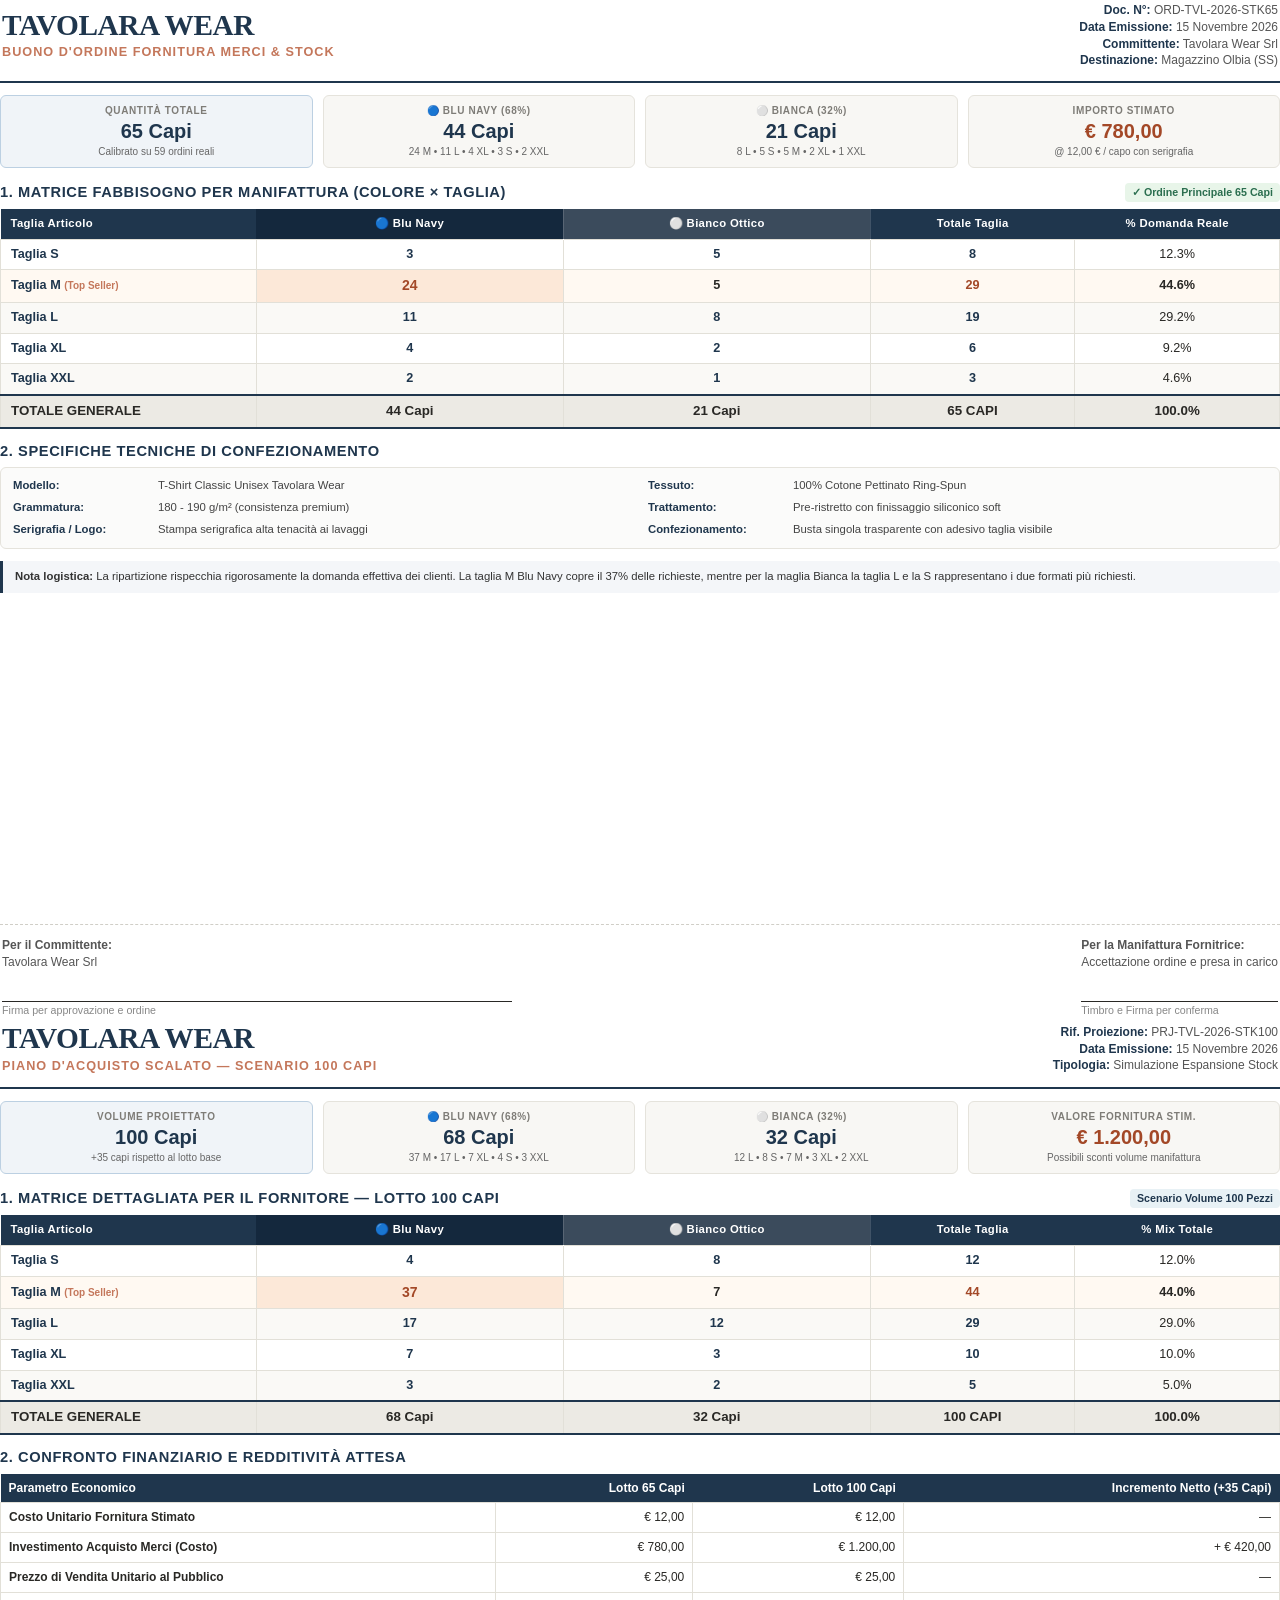
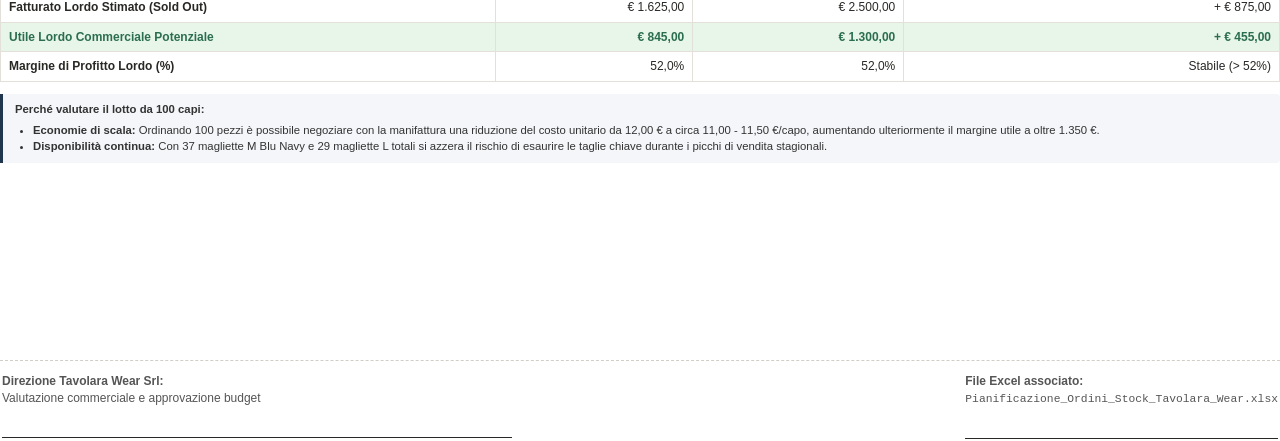
<file: ordine_fornitore_temp.html>
<!DOCTYPE html>
<html lang="it">
<head>
  <meta charset="UTF-8">
  <title>Tavolara Wear — Buono d'Ordine & Pianificazione Fornitura</title>
  <style>
    @page {
      size: A4 portrait;
      margin: 12mm 14mm 12mm 14mm;
    }
    
    * {
      box-sizing: border-box;
      margin: 0;
      padding: 0;
      -webkit-print-color-adjust: exact;
      print-color-adjust: exact;
    }
    
    body {
      font-family: -apple-system, BlinkMacSystemFont, "Segoe UI", Roboto, Helvetica, Arial, sans-serif;
      color: #292825;
      background: #FFFFFF;
      font-size: 10pt;
      line-height: 1.4;
    }
    
    .page-break {
      page-break-after: always;
      height: 0;
      display: block;
    }
    
    /* Page Container */
    .page-container {
      height: 270mm;
      display: flex;
      flex-direction: column;
      justify-content: space-between;
    }

    /* Header */
    .header-table {
      width: 100%;
      border-bottom: 2px solid #1F364D;
      padding-bottom: 10px;
      margin-bottom: 12px;
    }
    
    .brand-title {
      font-family: Georgia, "Times New Roman", serif;
      font-size: 22pt;
      font-weight: 700;
      letter-spacing: -0.015em;
      color: #1F364D;
      line-height: 1.1;
    }
    
    .brand-subtitle {
      font-size: 9.5pt;
      color: #C4775B;
      font-weight: 600;
      text-transform: uppercase;
      letter-spacing: 0.08em;
      margin-top: 3px;
    }
    
    .doc-meta {
      text-align: right;
      font-size: 9pt;
      color: #555555;
      line-height: 1.4;
    }
    
    .doc-meta strong {
      color: #1F364D;
    }
    
    /* Info Cards Grid */
    .kpi-row {
      display: flex;
      gap: 10px;
      margin-bottom: 14px;
    }
    
    .kpi-box {
      flex: 1;
      background: #F8F7F4;
      border: 1px solid #E5E3DC;
      border-radius: 6px;
      padding: 8px 10px;
      text-align: center;
    }
    
    .kpi-box.primary {
      background: #F0F4F8;
      border-color: #BCD0E2;
    }
    
    .kpi-box .label {
      font-size: 7.5pt;
      text-transform: uppercase;
      letter-spacing: 0.06em;
      color: #7E7C77;
      font-weight: 600;
      margin-bottom: 2px;
    }
    
    .kpi-box .val {
      font-size: 15pt;
      font-weight: 700;
      color: #1F364D;
      line-height: 1.15;
    }
    
    .kpi-box.terracotta .val {
      color: #A34827;
    }
    
    .kpi-box .sub {
      font-size: 7.5pt;
      color: #666666;
      margin-top: 2px;
    }

    /* Section Headings */
    .section-title {
      font-size: 11pt;
      font-weight: 700;
      color: #1F364D;
      text-transform: uppercase;
      letter-spacing: 0.04em;
      margin-top: 10px;
      margin-bottom: 6px;
      display: flex;
      align-items: center;
      justify-content: space-between;
    }
    
    .section-badge {
      font-size: 8pt;
      font-weight: 600;
      background: #E8F5E9;
      color: #2B6E4F;
      padding: 2px 7px;
      border-radius: 4px;
      text-transform: none;
      letter-spacing: normal;
    }

    .section-badge.blue {
      background: #E8F1F5;
      color: #1F364D;
    }
    
    /* Order Table */
    table.order-table {
      width: 100%;
      border-collapse: collapse;
      margin-bottom: 12px;
      font-size: 9.5pt;
    }
    
    table.order-table th {
      background: #1F364D;
      color: #FFFFFF;
      font-weight: 600;
      padding: 7px 10px;
      text-align: center;
      font-size: 8.5pt;
      letter-spacing: 0.03em;
    }
    
    table.order-table th.left {
      text-align: left;
    }
    
    table.order-table th.navy-head {
      background: #14283D;
      border-right: 1px solid rgba(255,255,255,0.15);
    }
    
    table.order-table th.white-head {
      background: #3B4B5C;
      border-right: 1px solid rgba(255,255,255,0.15);
    }
    
    table.order-table td {
      padding: 6px 10px;
      border: 1px solid #E2E0D8;
      text-align: center;
    }
    
    table.order-table td.left {
      text-align: left;
    }
    
    table.order-table td.bold {
      font-weight: 700;
      color: #1F364D;
    }
    
    table.order-table tr.highlight-row {
      background: #FAF9F6;
    }
    
    table.order-table tr.top-seller td {
      background: #FFF9F2;
      font-weight: 600;
    }
    
    table.order-table tr.top-seller td.highlight-cell {
      background: #FCE8D8;
      color: #A34827;
      font-weight: 700;
      font-size: 10.5pt;
    }
    
    table.order-table tr.total-row td {
      background: #ECEAE4;
      font-weight: 700;
      border-top: 2px solid #1F364D;
      border-bottom: 2px solid #1F364D;
      font-size: 10pt;
    }
    
    /* Specifications & Details */
    .specs-box {
      background: #FBFBFA;
      border: 1px solid #E5E3DC;
      border-radius: 6px;
      padding: 10px 12px;
      margin-bottom: 12px;
      font-size: 8.5pt;
    }
    
    .specs-grid {
      display: grid;
      grid-template-columns: 1fr 1fr;
      gap: 6px 16px;
    }
    
    .specs-item {
      display: flex;
    }
    
    .specs-item strong {
      width: 145px;
      flex-shrink: 0;
      color: #1F364D;
    }
    
    .specs-item span {
      color: #444444;
    }

    /* Financial table */
    table.fin-table {
      width: 100%;
      border-collapse: collapse;
      font-size: 9pt;
      margin-bottom: 12px;
    }
    table.fin-table th {
      background: #1F364D;
      color: #FFFFFF;
      font-weight: 600;
      padding: 6px 8px;
      text-align: right;
    }
    table.fin-table th:first-child {
      text-align: left;
    }
    table.fin-table td {
      padding: 6px 8px;
      border: 1px solid #E2E0D8;
      text-align: right;
    }
    table.fin-table td:first-child {
      text-align: left;
      font-weight: 600;
    }
    table.fin-table tr.highlight td {
      background: #E8F5E9;
      font-weight: 700;
      color: #2B6E4F;
    }

    /* Signatures Footer */
    .sign-table {
      width: 100%;
      margin-top: 10px;
      border-top: 1px dashed #D0CEC7;
      padding-top: 10px;
    }
    
    .sign-cell {
      width: 50%;
      vertical-align: top;
      font-size: 9pt;
      color: #555555;
    }
    
    .sign-line {
      margin-top: 30px;
      border-top: 1px solid #292825;
      width: 80%;
    }

    .callout-box {
      background: #F4F6F9;
      border-left: 3px solid #1F364D;
      padding: 8px 12px;
      font-size: 8.5pt;
      color: #333333;
      margin-bottom: 10px;
      border-radius: 0 4px 4px 0;
    }
  </style>
</head>
<body>

  <!-- ======================================================== -->
  <!-- PAGE 1: BUONO D'ORDINE UFFICIALE (LOTTO 65 CAPI)          -->
  <!-- ======================================================== -->
  <div class="page-container">
    <div>
      <!-- Header -->
      <table class="header-table">
        <tr>
          <td style="vertical-align: middle;">
            <div class="brand-title">TAVOLARA WEAR</div>
            <div class="brand-subtitle">Buono d'Ordine Fornitura Merci & Stock</div>
          </td>
          <td class="doc-meta" style="vertical-align: middle;">
            <strong>Doc. N°:</strong> ORD-TVL-2026-STK65<br>
            <strong>Data Emissione:</strong> 15 Novembre 2026<br>
            <strong>Committente:</strong> Tavolara Wear Srl<br>
            <strong>Destinazione:</strong> Magazzino Olbia (SS)
          </td>
        </tr>
      </table>

      <!-- Summary KPIs -->
      <div class="kpi-row">
        <div class="kpi-box primary">
          <div class="label">Quantità Totale</div>
          <div class="val">65 Capi</div>
          <div class="sub">Calibrato su 59 ordini reali</div>
        </div>
        <div class="kpi-box">
          <div class="label">🔵 Blu Navy (68%)</div>
          <div class="val">44 Capi</div>
          <div class="sub">24 M • 11 L • 4 XL • 3 S • 2 XXL</div>
        </div>
        <div class="kpi-box">
          <div class="label">⚪ Bianca (32%)</div>
          <div class="val">21 Capi</div>
          <div class="sub">8 L • 5 S • 5 M • 2 XL • 1 XXL</div>
        </div>
        <div class="kpi-box terracotta">
          <div class="label">Importo Stimato</div>
          <div class="val">€ 780,00</div>
          <div class="sub">@ 12,00 € / capo con serigrafia</div>
        </div>
      </div>

      <!-- Main Order Table -->
      <div class="section-title">
        <span>1. Matrice Fabbisogno per Manifattura (Colore × Taglia)</span>
        <span class="section-badge">✓ Ordine Principale 65 Capi</span>
      </div>

      <table class="order-table">
        <thead>
          <tr>
            <th class="left" style="width: 20%;">Taglia Articolo</th>
            <th class="navy-head" style="width: 24%;">🔵 Blu Navy</th>
            <th class="white-head" style="width: 24%;">⚪ Bianco Ottico</th>
            <th style="width: 16%;">Totale Taglia</th>
            <th style="width: 16%;">% Domanda Reale</th>
          </tr>
        </thead>
        <tbody>
          <tr>
            <td class="left bold">Taglia S</td>
            <td class="bold">3</td>
            <td class="bold">5</td>
            <td class="bold">8</td>
            <td>12.3%</td>
          </tr>
          <tr class="top-seller">
            <td class="left bold">Taglia M <span style="font-size: 7.5pt; color: #C4775B;">(Top Seller)</span></td>
            <td class="highlight-cell">24</td>
            <td>5</td>
            <td class="bold" style="color: #A34827;">29</td>
            <td>44.6%</td>
          </tr>
          <tr class="highlight-row">
            <td class="left bold">Taglia L</td>
            <td class="bold">11</td>
            <td class="bold">8</td>
            <td class="bold">19</td>
            <td>29.2%</td>
          </tr>
          <tr>
            <td class="left bold">Taglia XL</td>
            <td class="bold">4</td>
            <td class="bold">2</td>
            <td class="bold">6</td>
            <td>9.2%</td>
          </tr>
          <tr class="highlight-row">
            <td class="left bold">Taglia XXL</td>
            <td class="bold">2</td>
            <td class="bold">1</td>
            <td class="bold">3</td>
            <td>4.6%</td>
          </tr>
          <tr class="total-row">
            <td class="left">TOTALE GENERALE</td>
            <td>44 Capi</td>
            <td>21 Capi</td>
            <td>65 CAPI</td>
            <td>100.0%</td>
          </tr>
        </tbody>
      </table>

      <!-- Specifiche di Produzione -->
      <div class="section-title">
        <span>2. Specifiche Tecniche di Confezionamento</span>
      </div>
      <div class="specs-box">
        <div class="specs-grid">
          <div class="specs-item">
            <strong>Modello:</strong>
            <span>T-Shirt Classic Unisex Tavolara Wear</span>
          </div>
          <div class="specs-item">
            <strong>Tessuto:</strong>
            <span>100% Cotone Pettinato Ring-Spun</span>
          </div>
          <div class="specs-item">
            <strong>Grammatura:</strong>
            <span>180 - 190 g/m² (consistenza premium)</span>
          </div>
          <div class="specs-item">
            <strong>Trattamento:</strong>
            <span>Pre-ristretto con finissaggio siliconico soft</span>
          </div>
          <div class="specs-item">
            <strong>Serigrafia / Logo:</strong>
            <span>Stampa serigrafica alta tenacità ai lavaggi</span>
          </div>
          <div class="specs-item">
            <strong>Confezionamento:</strong>
            <span>Busta singola trasparente con adesivo taglia visibile</span>
          </div>
        </div>
      </div>

      <div class="callout-box">
        <strong>Nota logistica:</strong> La ripartizione rispecchia rigorosamente la domanda effettiva dei clienti. La taglia M Blu Navy copre il 37% delle richieste, mentre per la maglia Bianca la taglia L e la S rappresentano i due formati più richiesti.
      </div>
    </div>

    <!-- Signatures -->
    <table class="sign-table">
      <tr>
        <td class="sign-cell">
          <strong>Per il Committente:</strong><br>
          Tavolara Wear Srl
          <div class="sign-line"></div>
          <span style="font-size: 8pt; color: #888;">Firma per approvazione e ordine</span>
        </td>
        <td class="sign-cell" style="text-align: right;">
          <div style="display: inline-block; text-align: left;">
            <strong>Per la Manifattura Fornitrice:</strong><br>
            Accettazione ordine e presa in carico
            <div class="sign-line" style="width: 100%;"></div>
            <span style="font-size: 8pt; color: #888;">Timbro e Firma per conferma</span>
          </div>
        </td>
      </tr>
    </table>
  </div>

  <div class="page-break"></div>

  <!-- ======================================================== -->
  <!-- PAGE 2: PROIEZIONE 100 CAPI & CONFRONTO ECONOMICO         -->
  <!-- ======================================================== -->
  <div class="page-container">
    <div>
      <!-- Header Page 2 -->
      <table class="header-table">
        <tr>
          <td style="vertical-align: middle;">
            <div class="brand-title">TAVOLARA WEAR</div>
            <div class="brand-subtitle">Piano d'Acquisto Scalato — Scenario 100 Capi</div>
          </td>
          <td class="doc-meta" style="vertical-align: middle;">
            <strong>Rif. Proiezione:</strong> PRJ-TVL-2026-STK100<br>
            <strong>Data Emissione:</strong> 15 Novembre 2026<br>
            <strong>Tipologia:</strong> Simulazione Espansione Stock
          </td>
        </tr>
      </table>

      <!-- Summary KPIs Page 2 -->
      <div class="kpi-row">
        <div class="kpi-box primary">
          <div class="label">Volume Proiettato</div>
          <div class="val">100 Capi</div>
          <div class="sub">+35 capi rispetto al lotto base</div>
        </div>
        <div class="kpi-box">
          <div class="label">🔵 Blu Navy (68%)</div>
          <div class="val">68 Capi</div>
          <div class="sub">37 M • 17 L • 7 XL • 4 S • 3 XXL</div>
        </div>
        <div class="kpi-box">
          <div class="label">⚪ Bianca (32%)</div>
          <div class="val">32 Capi</div>
          <div class="sub">12 L • 8 S • 7 M • 3 XL • 2 XXL</div>
        </div>
        <div class="kpi-box terracotta">
          <div class="label">Valore Fornitura Stim.</div>
          <div class="val">€ 1.200,00</div>
          <div class="sub">Possibili sconti volume manifattura</div>
        </div>
      </div>

      <!-- Main Order Table 100 Capi -->
      <div class="section-title">
        <span>1. Matrice Dettagliata per il Fornitore — Lotto 100 Capi</span>
        <span class="section-badge blue">Scenario Volume 100 Pezzi</span>
      </div>

      <table class="order-table">
        <thead>
          <tr>
            <th class="left" style="width: 20%;">Taglia Articolo</th>
            <th class="navy-head" style="width: 24%;">🔵 Blu Navy</th>
            <th class="white-head" style="width: 24%;">⚪ Bianco Ottico</th>
            <th style="width: 16%;">Totale Taglia</th>
            <th style="width: 16%;">% Mix Totale</th>
          </tr>
        </thead>
        <tbody>
          <tr>
            <td class="left bold">Taglia S</td>
            <td class="bold">4</td>
            <td class="bold">8</td>
            <td class="bold">12</td>
            <td>12.0%</td>
          </tr>
          <tr class="top-seller">
            <td class="left bold">Taglia M <span style="font-size: 7.5pt; color: #C4775B;">(Top Seller)</span></td>
            <td class="highlight-cell">37</td>
            <td>7</td>
            <td class="bold" style="color: #A34827;">44</td>
            <td>44.0%</td>
          </tr>
          <tr class="highlight-row">
            <td class="left bold">Taglia L</td>
            <td class="bold">17</td>
            <td class="bold">12</td>
            <td class="bold">29</td>
            <td>29.0%</td>
          </tr>
          <tr>
            <td class="left bold">Taglia XL</td>
            <td class="bold">7</td>
            <td class="bold">3</td>
            <td class="bold">10</td>
            <td>10.0%</td>
          </tr>
          <tr class="highlight-row">
            <td class="left bold">Taglia XXL</td>
            <td class="bold">3</td>
            <td class="bold">2</td>
            <td class="bold">5</td>
            <td>5.0%</td>
          </tr>
          <tr class="total-row">
            <td class="left">TOTALE GENERALE</td>
            <td>68 Capi</td>
            <td>32 Capi</td>
            <td>100 CAPI</td>
            <td>100.0%</td>
          </tr>
        </tbody>
      </table>

      <!-- Financial Comparison Table -->
      <div class="section-title">
        <span>2. Confronto Finanziario e Redditività Attesa</span>
      </div>

      <table class="fin-table">
        <thead>
          <tr>
            <th>Parametro Economico</th>
            <th>Lotto 65 Capi</th>
            <th>Lotto 100 Capi</th>
            <th>Incremento Netto (+35 Capi)</th>
          </tr>
        </thead>
        <tbody>
          <tr>
            <td>Costo Unitario Fornitura Stimato</td>
            <td>€ 12,00</td>
            <td>€ 12,00</td>
            <td>—</td>
          </tr>
          <tr>
            <td>Investimento Acquisto Merci (Costo)</td>
            <td>€ 780,00</td>
            <td>€ 1.200,00</td>
            <td>+ € 420,00</td>
          </tr>
          <tr>
            <td>Prezzo di Vendita Unitario al Pubblico</td>
            <td>€ 25,00</td>
            <td>€ 25,00</td>
            <td>—</td>
          </tr>
          <tr>
            <td>Fatturato Lordo Stimato (Sold Out)</td>
            <td>€ 1.625,00</td>
            <td>€ 2.500,00</td>
            <td>+ € 875,00</td>
          </tr>
          <tr class="highlight">
            <td>Utile Lordo Commerciale Potenziale</td>
            <td>€ 845,00</td>
            <td>€ 1.300,00</td>
            <td>+ € 455,00</td>
          </tr>
          <tr>
            <td>Margine di Profitto Lordo (%)</td>
            <td>52,0%</td>
            <td>52,0%</td>
            <td>Stabile (> 52%)</td>
          </tr>
        </tbody>
      </table>

      <!-- Strategic insights -->
      <div class="callout-box" style="margin-top: 12px;">
        <strong>Perché valutare il lotto da 100 capi:</strong>
        <ul style="margin-left: 18px; margin-top: 4px; line-height: 1.45;">
          <li><strong>Economie di scala:</strong> Ordinando 100 pezzi è possibile negoziare con la manifattura una riduzione del costo unitario da 12,00 € a circa 11,00 - 11,50 €/capo, aumentando ulteriormente il margine utile a oltre 1.350 €.</li>
          <li><strong>Disponibilità continua:</strong> Con 37 magliette M Blu Navy e 29 magliette L totali si azzera il rischio di esaurire le taglie chiave durante i picchi di vendita stagionali.</li>
        </ul>
      </div>
    </div>

    <!-- Signatures Page 2 -->
    <table class="sign-table">
      <tr>
        <td class="sign-cell">
          <strong>Direzione Tavolara Wear Srl:</strong><br>
          Valutazione commerciale e approvazione budget
          <div class="sign-line"></div>
        </td>
        <td class="sign-cell" style="text-align: right;">
          <div style="display: inline-block; text-align: left;">
            <strong>File Excel associato:</strong><br>
            <span style="font-family: monospace; font-size: 8.5pt;">Pianificazione_Ordini_Stock_Tavolara_Wear.xlsx</span>
            <div class="sign-line" style="width: 100%;"></div>
          </div>
        </td>
      </tr>
    </table>
  </div>

</body>
</html>
</file>
